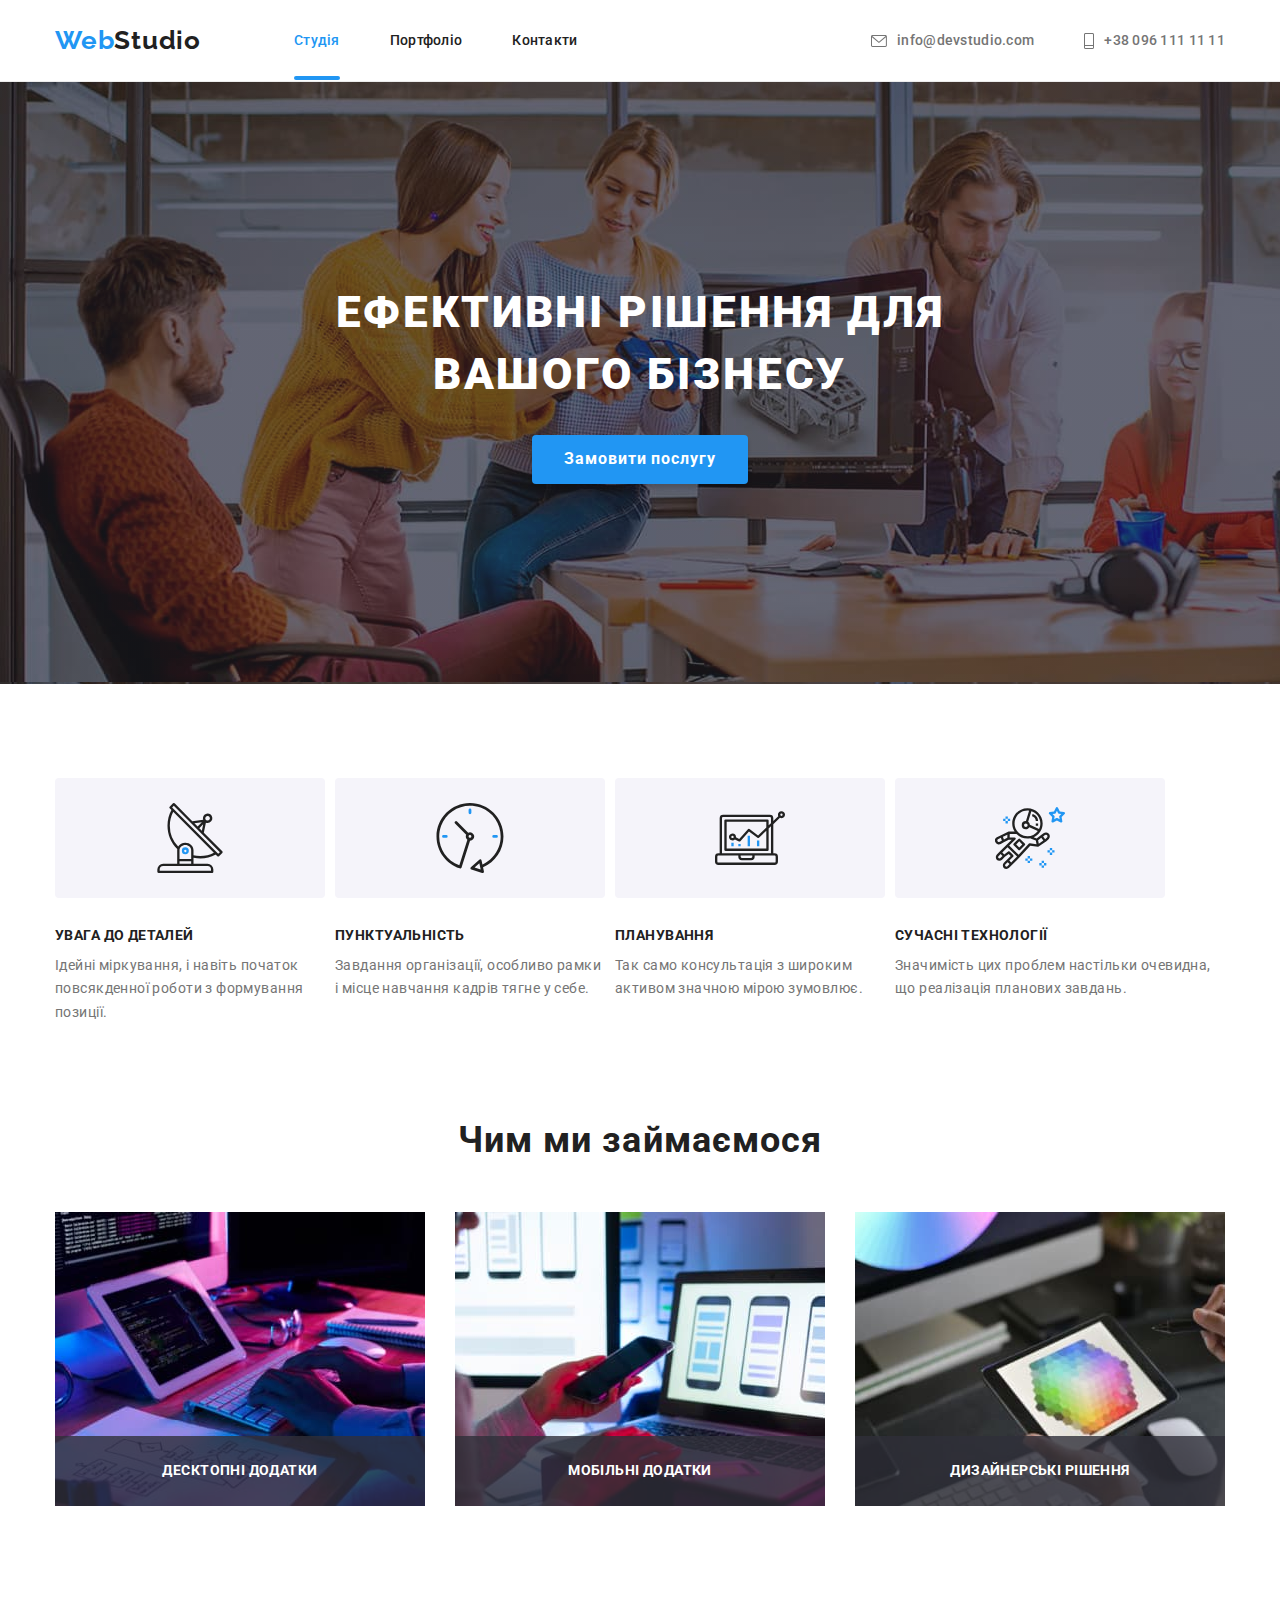
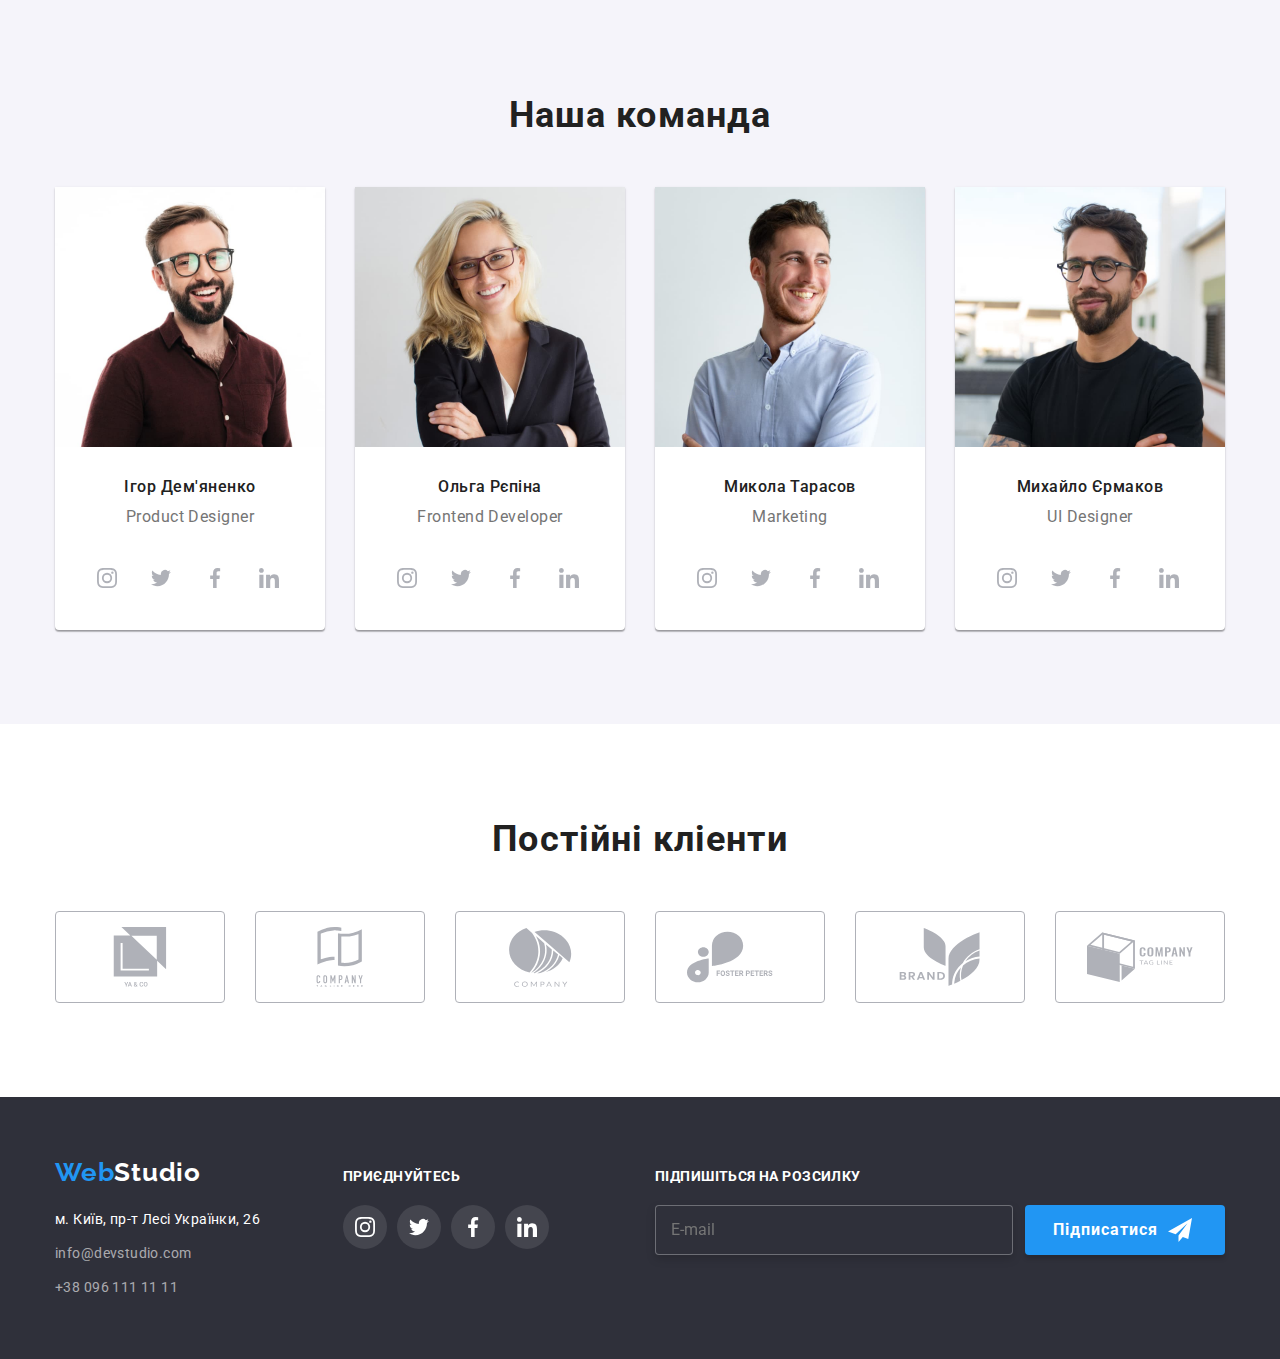
<file: index.html>
<!DOCTYPE html>
<html lang="uk">
  <head>
    <meta charset="UTF-8" />
    <meta http-equiv="X-UA-Compatible" content="IE=edge" />
    <meta name="viewport" content="width=device-width, initial-scale=1.0" />
    <title>WebStudio</title>
    <link rel="preconnect" href="https://fonts.googleapis.com" />
    <link rel="preconnect" href="https://fonts.gstatic.com" crossorigin />
    <link
      href="https://fonts.googleapis.com/css2?family=Raleway:wght@700&family=Roboto:wght@400;500;700;900&display=swap"
      rel="stylesheet"
    />
    <link
      rel="stylesheet"
      href="https://cdnjs.cloudflare.com/ajax/libs/modern-normalize/1.1.0/modern-normalize.min.css"
    />
    <link rel="stylesheet" href="./css/styles.css" />
  </head>

  <body>
    <!-- Шапка сторінки -->
    <header class="header">
      <div class="container">
        <nav class="nav">
          <a class="logo" lang="en" href="./index.html"> <span class="accent">Web</span>Studio</a>
          <ul class="nav-list">
            <li class="nav-list-item">
              <a class="nav-link current" href="">Студія</a>
            </li>
            <li class="nav-list-item">
              <a class="nav-link" href="./portfolio.html">Портфоліо</a>
            </li>
            <li class="nav-list-item">
              <a class="nav-link" href="">Контакти</a>
            </li>
          </ul>
          <ul class="header-address-list">
            <li class="header-address-item">
              <a
                class="header-address-link"
                lang="en"
                href="mailto:info@devstudio.com"
                target="_blank"
              >
                <svg width="16" height="12px" class="header-address-icon">
                  <use href="./images/sprite.svg#envelope"></use>
                </svg>
                info@devstudio.com</a
              >
            </li>
            <li class="header-address-item">
              <a class="header-address-link" href="tel:+380961111111">
                <svg width="10" height="16px" class="header-address-icon">
                  <use href="./images/sprite.svg#cell-phone"></use>
                </svg>
                +38 096 111 11 11</a
              >
            </li>
          </ul>
        </nav>
      </div>
    </header>
    <main>
      <!-- Блок герой -->
      <section class="section hero">
        <div class="container">
          <h1 class="hero-title">ЕФЕКТИВНІ РІШЕННЯ ДЛЯ ВАШОГО БІЗНЕСУ</h1>
          <button type="button" class="action-button" data-modal-open>Замовити послугу</button>
        </div>
      </section>
      <!-- Особливості -->
      <section class="section features">
        <div class="container">
          <!-- Прихований заголовок особливості -->
          <h2 class="visually-hidden">Features</h2>
          <ul class="features-list">
            <li class="features-item">
              <div class="icon-features-background">
                <svg width="70" height="70">
                  <use href="./images/sprite.svg#antenna"></use>
                </svg>
              </div>
              <h3 class="features-title">УВАГА ДО ДЕТАЛЕЙ</h3>
              <p class="features-post">
                Ідейні міркування, і навіть початок повсякденної роботи з формування позиції.
              </p>
            </li>
            <li class="features-item">
              <div class="icon-features-background">
                <svg width="70" height="70">
                  <use href="./images/sprite.svg#clock"></use>
                </svg>
              </div>
              <h3 class="features-title">ПУНКТУАЛЬНІСТЬ</h3>
              <p class="features-post">
                Завдання організації, особливо рамки і місце навчання кадрів тягне у себе.
              </p>
            </li>
            <li class="features-item">
              <div class="icon-features-background">
                <svg width="70" height="70">
                  <use href="./images/sprite.svg#diagram"></use>
                </svg>
              </div>

              <h3 class="features-title">ПЛАНУВАННЯ</h3>
              <p class="features-post">
                Так само консультація з широким активом значною мірою зумовлює.
              </p>
            </li>
            <li>
              <div class="icon-features-background">
                <svg width="70" height="70">
                  <use href="./images/sprite.svg#astronaut"></use>
                </svg>
              </div>
              <h3 class="features-title">СУЧАСНІ ТЕХНОЛОГІЇ</h3>
              <p class="features-post">
                Значимість цих проблем настільки очевидна, що реалізація планових завдань.
              </p>
            </li>
          </ul>
        </div>
      </section>
      <!-- Чим ми займаємося -->
      <section class="section what-we-do">
        <div class="container">
          <h2 class="what-we-do-title">Чим ми займаємося</h2>
          <ul class="what-we-do-list">
            <li class="what-we-do-item">
              <div class="thumb">
                <img src="./images/studio-keyboard.jpg" alt="клавіатура" width="370" />
                <p class="label">Десктопні додатки</p>
              </div>
            </li>
            <li class="what-we-do-item">
              <div class="thumb">
                <img src="./images/studio-mobile_phone.jpg" alt="мобільний телефон" width="370" />
                <p class="label">Мобільні додатки</p>
              </div>
            </li>
            <li class="what-we-do-item">
              <div class="thumb">
                <img src="./images/studio-touchpad.jpg" alt="планшет" width="370" />
                <p class="label">Дизайнерські рішення</p>
              </div>
            </li>
          </ul>
        </div>
      </section>
      <!-- Наша команда -->
      <section class="section team">
        <div class="container">
          <h2 class="team-title">Наша команда</h2>
          <ul class="team-list">
            <li class="team-worker">
              <img src="./images/studio-Ihor.jpg" alt="Ігор Дем'яненко" width="270" />
              <div class="worker-description">
                <h3 class="worker-name">Ігор Дем'яненко</h3>
                <p class="worker-post" lang="en">Product Designer</p>
                <ul class="worker-social-list">
                  <li class="worker-social-item">
                    <a href="" class="worker-social-link">
                      <svg class="worker-social-icon">
                        <use href="./images/sprite.svg#instagram"></use>
                      </svg>
                    </a>
                  </li>
                  <li class="worker-social-item">
                    <a href="" class="worker-social-link">
                      <svg class="worker-social-icon">
                        <use href="./images/sprite.svg#twitter"></use>
                      </svg>
                    </a>
                  </li>
                  <li class="worker-social-item">
                    <a href="" class="worker-social-link">
                      <svg class="worker-social-icon">
                        <use href="./images/sprite.svg#facebook"></use>
                      </svg>
                    </a>
                  </li>
                  <li class="worker-social-item">
                    <a href="" class="worker-social-link">
                      <svg class="worker-social-icon">
                        <use href="./images/sprite.svg#linkedin"></use>
                      </svg>
                    </a>
                  </li>
                </ul>
              </div>
            </li>
            <li class="team-worker">
              <img src="./images/studio-olha.jpg" alt="Ольга Рєпіна" width="270" />
              <div class="worker-description">
                <h3 class="worker-name">Ольга Рєпіна</h3>
                <p class="worker-post" lang="en">Frontend Developer</p>
                <ul class="worker-social-list">
                  <li class="worker-social-item">
                    <a href="" class="worker-social-link">
                      <svg class="worker-social-icon">
                        <use href="./images/sprite.svg#instagram"></use>
                      </svg>
                    </a>
                  </li>
                  <li class="worker-social-item">
                    <a href="" class="worker-social-link">
                      <svg class="worker-social-icon">
                        <use href="./images/sprite.svg#twitter"></use>
                      </svg>
                    </a>
                  </li>
                  <li class="worker-social-item">
                    <a href="" class="worker-social-link">
                      <svg class="worker-social-icon">
                        <use href="./images/sprite.svg#facebook"></use>
                      </svg>
                    </a>
                  </li>
                  <li class="worker-social-item">
                    <a href="" class="worker-social-link">
                      <svg class="worker-social-icon">
                        <use href="./images/sprite.svg#linkedin"></use>
                      </svg>
                    </a>
                  </li>
                </ul>
              </div>
            </li>
            <li class="team-worker">
              <img src="./images/studio-mykola.jpg" alt="Микола Тарасов" width="270" />
              <div class="worker-description">
                <h3 class="worker-name">Микола Тарасов</h3>
                <p class="worker-post" lang="en">Marketing</p>
                <ul class="worker-social-list">
                  <li class="worker-social-item">
                    <a href="" class="worker-social-link">
                      <svg class="worker-social-icon">
                        <use href="./images/sprite.svg#instagram"></use>
                      </svg>
                    </a>
                  </li>
                  <li class="worker-social-item">
                    <a href="" class="worker-social-link">
                      <svg class="worker-social-icon">
                        <use href="./images/sprite.svg#twitter"></use>
                      </svg>
                    </a>
                  </li>
                  <li class="worker-social-item">
                    <a href="" class="worker-social-link">
                      <svg class="worker-social-icon">
                        <use href="./images/sprite.svg#facebook"></use>
                      </svg>
                    </a>
                  </li>
                  <li class="worker-social-item">
                    <a href="" class="worker-social-link">
                      <svg class="worker-social-icon">
                        <use href="./images/sprite.svg#linkedin"></use>
                      </svg>
                    </a>
                  </li>
                </ul>
              </div>
            </li>
            <li class="team-worker">
              <img src="./images/studio-mykhailo.jpg" alt="Михайло Єрмаков" width="270" />
              <div class="worker-description">
                <h3 class="worker-name">Михайло Єрмаков</h3>
                <p class="worker-post" lang="en">UI Designer</p>
                <ul class="worker-social-list">
                  <li class="worker-social-item">
                    <a href="" class="worker-social-link">
                      <svg class="worker-social-icon">
                        <use href="./images/sprite.svg#instagram"></use>
                      </svg>
                    </a>
                  </li>
                  <li class="worker-social-item">
                    <a href="" class="worker-social-link">
                      <svg class="worker-social-icon">
                        <use href="./images/sprite.svg#twitter"></use>
                      </svg>
                    </a>
                  </li>
                  <li class="worker-social-item">
                    <a href="" class="worker-social-link">
                      <svg class="worker-social-icon">
                        <use href="./images/sprite.svg#facebook"></use>
                      </svg>
                    </a>
                  </li>
                  <li class="worker-social-item">
                    <a href="" class="worker-social-link">
                      <svg class="worker-social-icon">
                        <use href="./images/sprite.svg#linkedin"></use>
                      </svg>
                    </a>
                  </li>
                </ul>
              </div>
            </li>
          </ul>
        </div>
      </section>
      <!-- Постійні кліенти -->
      <section class="section">
        <div class="container">
          <h2 class="our-clients-title">Постійні кліенти</h2>
          <ul class="our-clients-list">
            <li class="our-clients-item">
              <a href="" class="our-clients-link">
                <svg class="our-clients-icon">
                  <use href="./images/sprite.svg#company-1"></use>
                </svg>
              </a>
            </li>
            <li class="our-clients-item">
              <a href="" class="our-clients-link">
                <svg class="our-clients-icon">
                  <use href="./images/sprite.svg#company-2"></use>
                </svg>
              </a>
            </li>
            <li class="our-clients-item">
              <a href="" class="our-clients-link">
                <svg class="our-clients-icon">
                  <use href="./images/sprite.svg#company-3"></use>
                </svg>
              </a>
            </li>
            <li class="our-clients-item">
              <a href="" class="our-clients-link">
                <svg class="our-clients-icon">
                  <use href="./images/sprite.svg#company-4"></use>
                </svg>
              </a>
            </li>
            <li class="our-clients-item">
              <a href="" class="our-clients-link">
                <svg class="our-clients-icon">
                  <use href="./images/sprite.svg#company-5"></use>
                </svg>
              </a>
            </li>
            <li class="our-clients-item">
              <a href="" class="our-clients-link">
                <svg class="our-clients-icon">
                  <use href="./images/sprite.svg#company-6"></use>
                </svg>
              </a>
            </li>
          </ul>
        </div>
      </section>
    </main>
    <!-- Футер -->
    <footer class="footer">
      <div class="container footer-content">
        <div class="footer-address">
          <a class="logo-white" lang="en" href="./index.html">
            <span class="accent">Web</span>Studio</a
          >
          <address>
            <ul class="footer-address-list">
              <li class="footer-address-item">
                <a
                  class="footer-map-link"
                  href="https://goo.gl/maps/p8fzcUA6neYmYtPV7"
                  target="_blank"
                  rel="noopener noreferrer nofollow"
                >
                  м. Київ, пр-т Лесі Українки, 26
                </a>
              </li>
              <li class="footer-address-item">
                <a
                  class="footer-address-link"
                  lang="en"
                  href="mailto:info@devstudio.com"
                  target="_blank"
                  >info@devstudio.com
                </a>
              </li>
              <li class="footer-address-item">
                <a class="footer-address-link" href="tel:+380961111111">+38 096 111 11 11</a>
              </li>
            </ul>
          </address>
        </div>
        <div class="footer-social-icons">
          <p class="footer-action-word">ПРИЄДНУЙТЕСЬ</p>
          <ul class="footer-social-list">
            <li class="footer-social-item">
              <a href="" class="footer-social-link">
                <svg class="footer-social-icon">
                  <use href="./images/sprite.svg#instagram"></use>
                </svg>
              </a>
            </li>
            <li class="footer-social-item">
              <a href="" class="footer-social-link">
                <svg class="footer-social-icon">
                  <use href="./images/sprite.svg#twitter"></use>
                </svg>
              </a>
            </li>
            <li class="footer-social-item">
              <a href="" class="footer-social-link">
                <svg class="footer-social-icon">
                  <use href="./images/sprite.svg#facebook"></use>
                </svg>
              </a>
            </li>
            <li class="footer-social-item">
              <a href="" class="footer-social-link">
                <svg class="footer-social-icon">
                  <use href="./images/sprite.svg#linkedin"></use>
                </svg>
              </a>
            </li>
          </ul>
        </div>
        <form class="footer-form">
          <p class="form-subscribe">Підпишіться на розсилку</p>
          <div class="form-field">
            <!-- <label for="your-mail">Підпишіться на розсилку</label> -->

            <input type="email" name="mail-footer" id="mail-footer" placeholder="E-mail" />
            <button type="submit" class="submit-btn">
              Підписатися
              <svg class="paper-plane-icon">
                <use href="./images/sprite.svg#paper-plane"></use>
              </svg>

              <!-- <svg id="paper-plane" class="paper-plane-icon" viewBox="0 0 32 32">
                <path
                  d="M32 0 0 18l10.227 3.787L26 7 14.003 23.187l.009.003-.012-.003V32l5.735-6.691L27.002 28l4.999-28z"
                />
              </svg> -->
            </button>
          </div>
        </form>
      </div>
    </footer>
    <!-- Модальне вікно -->
    <div class="backdrop is-hidden" data-modal>
      <div class="modal">
        <button class="modal-close-button" data-modal-close>
          <svg class="modal-close-icon">
            <use href="./images/icons.svg#close-button"></use>
          </svg>
        </button>
        <p class="modal-title">Залиште свої дані, ми вам передзвонимо</p>

        <!-- Форма в модальному вікні -->
        <form class="modal-form">
          <!-- Поле Ім'я -->
          <div class="form-element">
            <label for="name">Ім'я</label>
            <div class="input-wrap">
              <svg class="human-icon">
                <use href="./images/icons.svg#human"></use></svg
              ><input type="text" name="name" id="name" />
            </div>
          </div>

          <!-- Поле телефон -->
          <div class="form-element">
            <label for="tel">Телефон</label>
            <div class="input-wrap">
              <svg class="phone-handset-icon">
                <use href="./images/icons.svg#phone-handset"></use></svg
              ><input type="tel" name="tel" id="tel" />
            </div>
          </div>

          <!-- Поле пошта -->
          <div class="form-element">
            <label for="mail-modal">Пошта</label>
            <div class="input-wrap">
              <svg class="envelope-black-icon">
                <use href="./images/icons.svg#envelope-black"></use></svg
              ><input type="email" name="mail-modal" id="mail-modal" />
            </div>
          </div>

          <!-- Поле для коментарів -->
          <div class="form-element">
            <label for="comment">Коментар</label>
            <textarea name="comment" id="comment" placeholder="Введіть текст"></textarea>
          </div>

          <!-- Погоджуюся з розсилкою та приймаю Умови договору -->
          <div class="accept">
            <input type="checkbox" id="accept" name="accept" required />
            <label for="accept">
              <span class="checkbox">
                <svg class="checked-icon">
                  <use href="./images/icons.svg#checked"></use>
                </svg>
              </span>
              Погоджуюся з розсилкою та приймаю <a class="accept-link" href="">Умови договору</a>
            </label>
          </div>

          <button type="submit" class="modal-submit-btn">Відправити</button>
        </form>
      </div>
    </div>
    <script src="./js/modal.js"></script>
  </body>
</html>
</file>
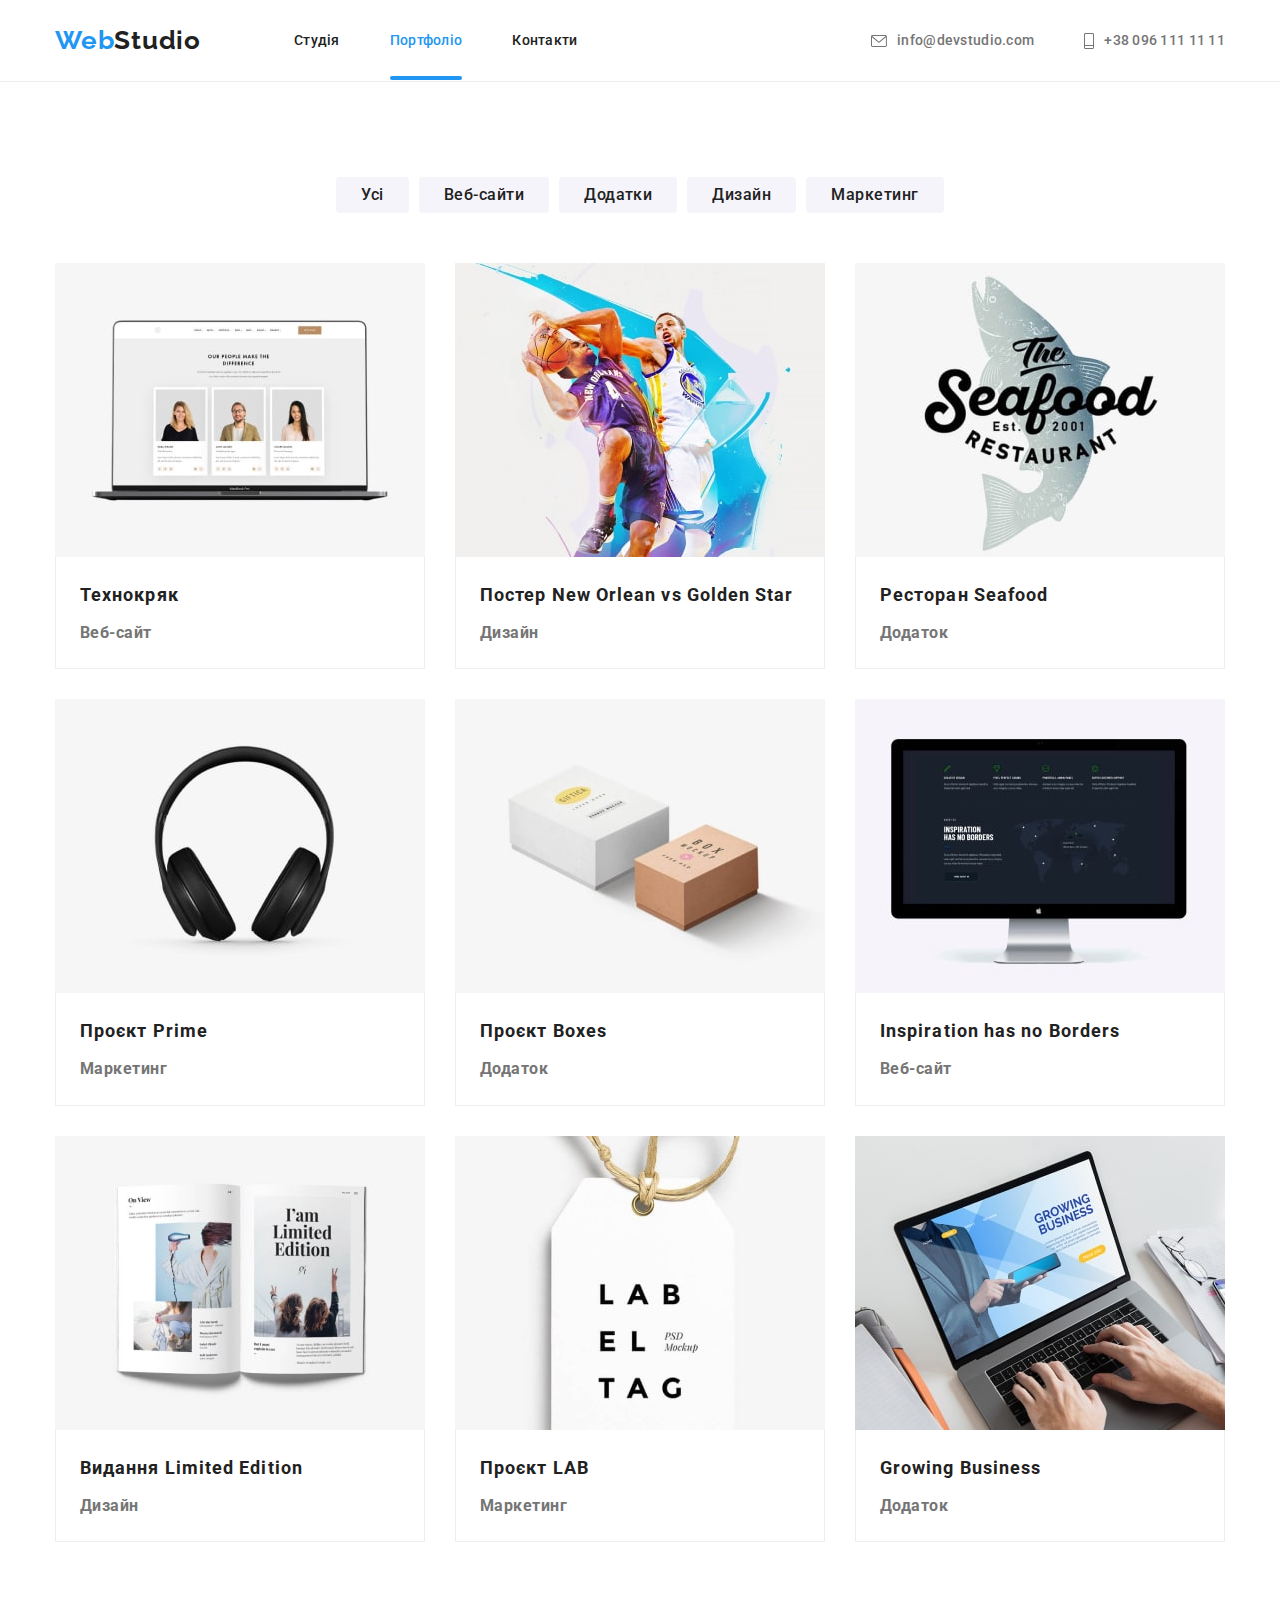
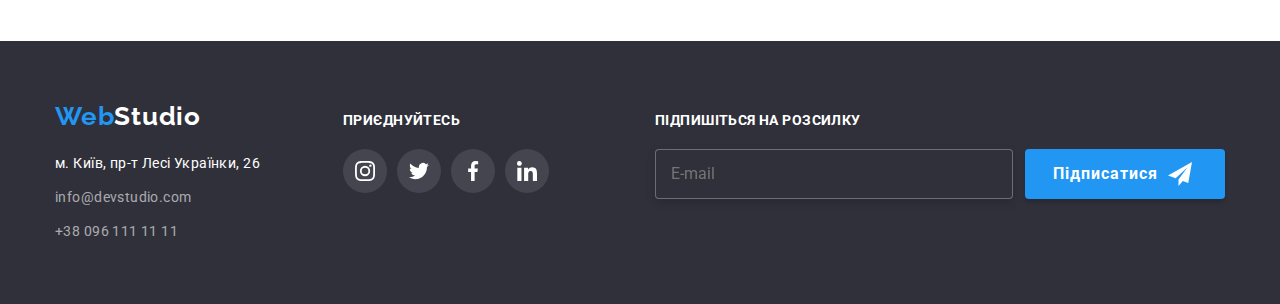
<file: portfolio.html>
<!DOCTYPE html>
<html lang="uk">
  <head>
    <meta charset="UTF-8" />
    <meta http-equiv="X-UA-Compatible" content="IE=edge" />
    <meta name="viewport" content="width=device-width, initial-scale=1.0" />
    <title>WebStudio</title>
    <link rel="preconnect" href="https://fonts.googleapis.com" />
    <link rel="preconnect" href="https://fonts.gstatic.com" crossorigin />
    <link
      href="https://fonts.googleapis.com/css2?family=Raleway:wght@700&family=Roboto:wght@400;500;700;900&display=swap"
      rel="stylesheet"
    />
    <link
      rel="stylesheet"
      href="https://cdnjs.cloudflare.com/ajax/libs/modern-normalize/1.1.0/modern-normalize.min.css"
    />
    <link rel="stylesheet" href="./css/styles.css" />
  </head>

  <body>
    <!-- Шапка сторінки -->
    <header class="header">
      <div class="container">
        <nav class="nav">
          <a class="logo" lang="en" href="./index.html"> <span class="accent">Web</span>Studio</a>
          <ul class="nav-list">
            <li class="nav-list-item"><a class="nav-link" href="./index.html">Студія</a></li>
            <li class="nav-list-item"><a class="nav-link current" href="">Портфоліо</a></li>
            <li class="nav-list-item"><a class="nav-link" href="">Контакти</a></li>
          </ul>
          <ul class="header-address-list">
            <li class="header-address-item">
              <a
                class="header-address-link"
                lang="en"
                href="mailto:info@devstudio.com"
                target="_blank"
              >
                <svg width="16" height="12px" class="header-address-icon">
                  <use href="./images/sprite.svg#envelope"></use>
                </svg>
                info@devstudio.com</a
              >
            </li>
            <li class="header-address-item">
              <a class="header-address-link" href="tel:+380961111111">
                <svg width="10" height="16px" class="header-address-icon">
                  <use href="./images/sprite.svg#cell-phone"></use>
                </svg>
                +38 096 111 11 11</a
              >
            </li>
          </ul>
        </nav>
      </div>
    </header>
    <main>
      <section class="section our-projects">
        <div class="container">
          <!-- Прихований заголовок "наші проекти" -->
          <h1 class="visually-hidden">Наші проекти</h1>
          <ul class="filter-list">
            <li><button class="filter-button" type="button">Усі</button></li>
            <li><button class="filter-button" type="button">Веб-сайти</button></li>
            <li><button class="filter-button" type="button">Додатки</button></li>
            <li><button class="filter-button" type="button">Дизайн</button></li>
            <li><button class="filter-button" type="button">Маркетинг</button></li>
          </ul>
          <ul class="our-projects-list">
            <li class="our-projects-item">
              <a class="our-projects-link" href="">
                <div class="our-projects-overlay">
                  <img
                    src="./images/portfolio-people_on_screen.jpg"
                    alt="люди на екрані ноутбука"
                    width="370"
                  />
                  <p class="our-projects-details">
                    Ресурс пропонує комплексні пропозиції з різним рівнем функціоналу та сервісів.
                    Все це дозволить відвідувачу отримати вичерпні відомості про компанію чи
                    приватну особу.
                  </p>
                </div>
                <div class="project-description">
                  <h2 class="our-projects">Технокряк</h2>
                  <p class="our-projects-post">Веб-сайт</p>
                </div>
              </a>
            </li>
            <li class="our-projects-item">
              <a class="our-projects-link" href="">
                <div class="our-projects-overlay">
                  <img
                    src="./images/portfolio-basketball_players.jpg"
                    alt="баскетболісти"
                    width="370"
                  />
                  <p class="our-projects-details">
                    Ресурс пропонує комплексні пропозиції з різним рівнем функціоналу та сервісів.
                    Все це дозволить відвідувачу отримати вичерпні відомості про компанію чи
                    приватну особу.
                  </p>
                </div>
                <div class="project-description">
                  <h2 class="our-projects">Постер New Orlean vs Golden Star</h2>
                  <p class="our-projects-post">Дизайн</p>
                </div>
              </a>
            </li>
            <li class="our-projects-item">
              <a class="our-projects-link" href="">
                <div class="our-projects-overlay">
                  <img src="./images/portfolio-seafood_logo.jpg" alt="лого Seafood" width="370" />
                  <p class="our-projects-details">
                    Ресурс пропонує комплексні пропозиції з різним рівнем функціоналу та сервісів.
                    Все це дозволить відвідувачу отримати вичерпні відомості про компанію чи
                    приватну особу.
                  </p>
                </div>
                <div class="project-description">
                  <h2 class="our-projects">Ресторан Seafood</h2>
                  <p class="our-projects-post">Додаток</p>
                </div>
              </a>
            </li>
            <li class="our-projects-item">
              <a class="our-projects-link" href="">
                <div class="our-projects-overlay">
                  <img src="./images/portfolio-headphones.jpg" alt="навушники" width="370" />
                  <p class="our-projects-details">
                    Ресурс пропонує комплексні пропозиції з різним рівнем функціоналу та сервісів.
                    Все це дозволить відвідувачу отримати вичерпні відомості про компанію чи
                    приватну особу.
                  </p>
                </div>
                <div class="project-description">
                  <h2 class="our-projects">Проєкт Prime</h2>
                  <p class="our-projects-post">Маркетинг</p>
                </div>
              </a>
            </li>
            <li class="our-projects-item">
              <a class="our-projects-link" href="">
                <div class="our-projects-overlay">
                  <img src="./images/portfolio-boxes.jpg" alt="коробки" width="370" />
                  <p class="our-projects-details">
                    Ресурс пропонує комплексні пропозиції з різним рівнем функціоналу та сервісів.
                    Все це дозволить відвідувачу отримати вичерпні відомості про компанію чи
                    приватну особу.
                  </p>
                </div>
                <div class="project-description">
                  <h2 class="our-projects">Проєкт Boxes</h2>
                  <p class="our-projects-post">Додаток</p>
                </div>
              </a>
            </li>
            <li class="our-projects-item">
              <a class="our-projects-link" href="">
                <div class="our-projects-overlay">
                  <img src="./images/portfolio-imac.jpg" alt="iMac" width="370" />
                  <p class="our-projects-details">
                    Ресурс пропонує комплексні пропозиції з різним рівнем функціоналу та сервісів.
                    Все це дозволить відвідувачу отримати вичерпні відомості про компанію чи
                    приватну особу.
                  </p>
                </div>
                <div class="project-description">
                  <h2 class="our-projects">Inspiration has no Borders</h2>
                  <p class="our-projects-post">Веб-сайт</p>
                </div>
              </a>
            </li>
            <li class="our-projects-item">
              <a class="our-projects-link" href="">
                <div class="our-projects-overlay">
                  <img src="./images/portfolio-magazine.jpg" alt="журнал" width="370" />
                  <p class="our-projects-details">
                    Ресурс пропонує комплексні пропозиції з різним рівнем функціоналу та сервісів.
                    Все це дозволить відвідувачу отримати вичерпні відомості про компанію чи
                    приватну особу.
                  </p>
                </div>
                <div class="project-description">
                  <h2 class="our-projects">Видання Limited Edition</h2>
                  <p class="our-projects-post">Дизайн</p>
                </div>
              </a>
            </li>
            <li class="our-projects-item">
              <a class="our-projects-link" href="">
                <div class="our-projects-overlay">
                  <img src="./images/portfolio-label_tag.jpg" alt="тег" width="370" />
                  <p class="our-projects-details">
                    Ресурс пропонує комплексні пропозиції з різним рівнем функціоналу та сервісів.
                    Все це дозволить відвідувачу отримати вичерпні відомості про компанію чи
                    приватну особу.
                  </p>
                </div>
                <div class="project-description">
                  <h2 class="our-projects">Проєкт LAB</h2>
                  <p class="our-projects-post">Маркетинг</p>
                </div>
              </a>
            </li>
            <li class="our-projects-item">
              <a class="our-projects-link" href="">
                <div class="our-projects-overlay">
                  <img src="./images/portfolio-laptop.jpg" alt="ноутбук" width="370" />
                  <p class="our-projects-details">
                    Ресурс пропонує комплексні пропозиції з різним рівнем функціоналу та сервісів.
                    Все це дозволить відвідувачу отримати вичерпні відомості про компанію чи
                    приватну особу.
                  </p>
                </div>
                <div class="project-description">
                  <h2 class="our-projects">Growing Business</h2>
                  <p class="our-projects-post">Додаток</p>
                </div>
              </a>
            </li>
          </ul>
        </div>
      </section>
    </main>
    <!-- Футер -->
    <footer class="footer">
      <div class="container footer-content">
        <div class="footer-address">
          <a class="logo-white" lang="en" href="./index.html">
            <span class="accent">Web</span>Studio</a
          >
          <address>
            <ul class="footer-address-list">
              <li class="footer-address-item">
                <a
                  class="footer-map-link"
                  href="https://goo.gl/maps/p8fzcUA6neYmYtPV7"
                  target="_blank"
                  rel="noopener noreferrer nofollow"
                >
                  м. Київ, пр-т Лесі Українки, 26
                </a>
              </li>
              <li class="footer-address-item">
                <a
                  class="footer-address-link"
                  lang="en"
                  href="mailto:info@devstudio.com"
                  target="_blank"
                  >info@devstudio.com
                </a>
              </li>
              <li class="footer-address-item">
                <a class="footer-address-link" href="tel:+380961111111">+38 096 111 11 11</a>
              </li>
            </ul>
          </address>
        </div>
        <div class="footer-social-icons">
          <p class="footer-action-word">ПРИЄДНУЙТЕСЬ</p>
          <ul class="footer-social-list">
            <li class="footer-social-item">
              <a href="" class="footer-social-link">
                <svg class="footer-social-icon">
                  <use href="./images/sprite.svg#instagram"></use>
                </svg>
              </a>
            </li>
            <li class="footer-social-item">
              <a href="" class="footer-social-link">
                <svg class="footer-social-icon">
                  <use href="./images/sprite.svg#twitter"></use>
                </svg>
              </a>
            </li>
            <li class="footer-social-item">
              <a href="" class="footer-social-link">
                <svg class="footer-social-icon">
                  <use href="./images/sprite.svg#facebook"></use>
                </svg>
              </a>
            </li>
            <li class="footer-social-item">
              <a href="" class="footer-social-link">
                <svg class="footer-social-icon">
                  <use href="./images/sprite.svg#linkedin"></use>
                </svg>
              </a>
            </li>
          </ul>
        </div>
        <form class="footer-form">
          <p class="form-subscribe">Підпишіться на розсилку</p>
          <div class="form-field">
            <!-- <label for="your-mail">Підпишіться на розсилку</label> -->

            <input type="email" name="mail-footer" id="mail-footer" placeholder="E-mail" />
            <button type="submit" class="submit-btn">
              Підписатися
              <svg class="paper-plane-icon">
                <use href="./images/sprite.svg#paper-plane"></use>
              </svg>

              <!-- <svg id="paper-plane" class="paper-plane-icon" viewBox="0 0 32 32">
                <path
                  d="M32 0 0 18l10.227 3.787L26 7 14.003 23.187l.009.003-.012-.003V32l5.735-6.691L27.002 28l4.999-28z"
                />
              </svg> -->
            </button>
          </div>
        </form>
      </div>
    </footer>
  </body>
</html>
</file>
<file: css/styles.css>
/* колір основного тексту #212121; */
/* колір тексту параграфа #757575; */
/* білий колір тексту #FFFFFF; */
/* акцент #2196F3; */
/* фон хедера background: #FFFFFF; */
/* колір фона "блок герой" background: #2F303A; */
/* фон футера #2F303A; */

:root {
  --primary-text-color: #212121;
  --paragraph-color: #757575;
  --title-text-color: #212121;
  --hero-footer-background: #2f303a;
  --accent-color: #2196f3;
  /* --header-background: #ffffff; */
  --primary-white-color: #ffffff;
  --primary-background: #f5f5f5;
  --secondary-background: #f5f4fa;
}

/* візуальні контури для усіх елементів */
/* * {
  outline: 2px solid #b0c4de;
} */

/* скидання відступів для елементів */
h1,
h2,
h3,
h4,
h5,
h6,
ul,
p {
  margin: 0;
}

ul {
  padding-left: 0;
}

.section {
  padding-top: 94px;
  padding-bottom: 94px;
}

/* прибираємо маркери списку */
ul {
  list-style: none;
}

a {
  text-decoration: none;
  color: inherit;
}

img {
  display: block;
  max-width: 100%;
  height: auto;
}

/* параметри  контейнеру */
.container {
  width: 1200px;
  padding-right: 15px;
  padding-left: 15px;
  margin: 0 auto;
}

body {
  color: var(--primary-text-color);
  font-family: 'Roboto', sans-serif;
  font-weight: 400;
}

/* нижня рамка в header */
.header {
  border-bottom: 1px solid #ececec;
}

.logo {
  font-family: 'Raleway', sans-serif;
  color: var(--primary-text-color);
  font-weight: 700;
  font-size: 26px;
  line-height: 1.2;
  letter-spacing: 0.03em;

  margin-top: 25px;
  margin-bottom: 25px;
}

/* колір першої частини логотипу */
.accent {
  color: var(--accent-color);
}

.nav {
  display: flex;
  align-items: center;
}

/* прибираю крайню геометрію */
.nav-list .nav-list-item + .nav-list-item {
  margin-left: 50px;
}

/* текст посилань в хедері */
.nav-list {
  color: var(--primary-text-color);
  font-size: 14px;
  font-weight: 500;
  line-height: 1.1;
  letter-spacing: 0.02em;

  display: flex;
  margin-left: 93px;
}

/* збільшую розмір клікабельного сектору для посилань в навігації*/
.nav-link {
  display: block;
  padding-top: 32px;
  padding-bottom: 32px;

  transition: color 250ms cubic-bezier(0.4, 0, 0.2, 1);
}

.nav-link:hover,
.nav-link:focus {
  color: var(--accent-color);
}

/* маркер поточної сторінки */
.nav-link.current {
  position: relative;

  color: var(--accent-color);
}

/* підкреслення для поточної сторінки */
.nav-link.current::after {
  position: absolute;
  content: '';
  display: block;

  width: 100%;
  height: 4px;
  bottom: 0;
  left: 0;
  border-radius: 2px;

  background: var(--accent-color);
}

/* пошта та номер телефону в хедері */
.header-address-list {
  display: flex;
  margin-left: auto;

  font-size: 14px;
  font-weight: 500;
  line-height: 1.1;
  letter-spacing: 0.02em;
}

/* колір тексту пошта та телефон в хедері*/
.header-address-item {
  display: flex;

  color: var(--paragraph-color);
  font-size: 14px;
  font-weight: 500;
  line-height: 1.1;
  letter-spacing: 0.02em;
}

/* міняю колір тексту пошта і номер телефону в хедері та збільшую розмір клікабельного сектору */
.header-address-link {
  display: flex;
  align-items: center;
  gap: 10px;
  padding-top: 32px;
  padding-bottom: 32px;

  color: var(--paragraph-color);

  transition: color 250ms cubic-bezier(0.4, 0, 0.2, 1);
}

.header-address-link:hover,
.header-address-link:focus {
  color: var(--accent-color);
}

/* прибираю крайню геометрію для пошти в хедері*/
.header-address-list .header-address-item + .header-address-item {
  margin-left: 50px;
}

/* колір іконок конверт та моб. телефон у хедері */
.header-address-icon {
  fill: #757575;

  transition: fill 250ms cubic-bezier(0.4, 0, 0.2, 1);
}

/* ховер і фокус для іконок конверт та моб. телефон у хедері */
/* когда ховерим по ссылке, иконка меняет цвет */
.header-address-link:hover .header-address-icon,
.header-address-link:focus .header-address-icon {
  fill: var(--accent-color);
}

.hero {
  padding-top: 200px;
  padding-bottom: 200px;
  margin-left: auto;
  margin-right: auto;
  max-width: 1600px;
  min-height: 600px;

  background-color: #c4c4c4;
  background-image: linear-gradient(rgba(47, 48, 58, 0.4), rgba(47, 48, 58, 0.4)),
    url('../images/hero-image.jpg');
}

/* текст в герої */
.hero-title {
  margin-bottom: 30px;
  margin-left: auto;
  margin-right: auto;
  max-width: 700px;

  color: var(--primary-white-color);
  font-size: 44px;
  font-weight: 900;
  line-height: 1.4;
  letter-spacing: 0.06em;
  text-transform: uppercase;
  text-align: center;
}

/* кнопка "замовити послугу" */
.action-button {
  display: block;
  padding: 10px 32px;
  margin: 0 auto;
  box-shadow: 0px 4px 4px rgba(0, 0, 0, 0.15);
  border-radius: 4px;
  border: none;
  min-width: 216px;
  cursor: pointer;

  background: var(--accent-color);
  color: var(--primary-white-color);
  font-size: 16px;
  font-weight: 700;
  line-height: 1.8;
  letter-spacing: 0.06em;

  transition: background 250ms cubic-bezier(0.4, 0, 0.2, 1);
}

.action-button:hover,
.action-button:focus {
  background: #188ce8;
}

/* flex для секції "особливості" */
.features-list {
  display: flex;
  gap: 10px;
}

.features-item {
  width: 370px;
}

/* заголовки в секції "особливості" */
.features-title {
  margin-bottom: 10px;
  margin-top: 30px;

  color: var(--title-text-color);
  font-size: 14px;
  font-weight: 700;
  line-height: 1.1;
  letter-spacing: 0.03em;
  text-align: left;
  text-transform: uppercase;
}

.icon-features-background {
  display: flex;
  justify-content: center;
  width: 270px;
  height: 120px;

  align-items: center;
  background: #f5f4fa;
  border-radius: 4px;
}

/* текст в параграфі "особливості" */
.features-post {
  color: var(--paragraph-color);
  font-weight: 400;
  font-size: 14px;
  line-height: 1.7;
  letter-spacing: 0.03em;
  text-align: left;
}

.what-we-do {
  padding-top: 0;
}

/* flex для "what we do" */
.what-we-do-list {
  display: flex;
  justify-content: center;
  gap: 30px;
}

/* заголовки "what we do" */
.what-we-do-title {
  margin-bottom: 50px;

  color: var(--title-text-color);
  font-size: 36px;
  font-weight: 700;
  line-height: 1.2;
  letter-spacing: 0.03em;
  text-align: center;
}

.thumb {
  position: relative;
}

.thumb > .label {
  position: absolute;
  bottom: 0;
  display: block;
  padding: 27px;
  width: 100%;
  height: 70px;

  color: var(--primary-white-color);
  text-transform: uppercase;
  font-weight: 700;
  font-size: 14px;
  line-height: 1.14;
  letter-spacing: 0.03em;
  text-align: center;
  background: rgba(47, 48, 58, 0.8);
}

.team {
  background-color: var(--secondary-background);
}

/* flex для "our team" */
.team-list {
  display: flex;
  justify-content: center;
  gap: 30px;
}

.team-worker {
  width: 270px;

  box-shadow: 0px 1px 3px rgba(0, 0, 0, 0.12), 0px 1px 1px rgba(0, 0, 0, 0.14),
    0px 2px 1px rgba(0, 0, 0, 0.2);
  border-radius: 0px 0px 4px 4px;
  background-color: var(--primary-white-color);
}

.worker-social-list {
  display: flex;
  gap: 10px;
}

/* заголовки "our team" */
.team-title {
  margin-bottom: 50px;

  color: var(--title-text-color);
  font-size: 36px;
  font-weight: 700;
  line-height: 1.2;
  letter-spacing: 0.03em;
  text-align: center;
}

/* ім'я та прізвища співробітників */
.worker-name {
  margin-bottom: 10px;

  color: var(--title-text-color);
  font-size: 16px;
  font-weight: 500;
  line-height: 1.2;
  letter-spacing: 0.03em;
  text-align: center;
}

/* текст опису посади співробітника */
.worker-post {
  margin-bottom: 30px;

  color: var(--paragraph-color);
  font-size: 16px;
  line-height: 1.2;
  letter-spacing: 0.03em;
  text-align: center;
}

/* div для опису працівника */
.worker-description {
  padding: 30px;
}

.worker-social-item {
  display: flex;
  justify-content: center;

  width: 44px;
  height: 44px;

  border-radius: 50%;
}

.worker-social-link {
  display: flex;
  justify-content: center;
  align-items: center;
  width: 100%;
  height: 100%;
  border-radius: 50%;

  color: #afb1b8;

  transition: background-color 250ms cubic-bezier(0.4, 0, 0.2, 1);
}

.worker-social-icon {
  width: 20px;
  height: 20px;

  fill: currentColor;

  transition: fill 250ms cubic-bezier(0.4, 0, 0.2, 1);
}

.worker-social-link:hover,
.worker-social-link:focus {
  background-color: var(--accent-color);
}

/* когда ховерим по ссылке иконок соц. сетей, иконка меняет цвет */
.worker-social-link:hover .worker-social-icon,
.worker-social-link:focus .worker-social-icon {
  fill: var(--primary-white-color);
}

.our-clients-title {
  margin-bottom: 50px;

  color: var(--title-text-color);
  font-size: 36px;
  font-weight: 700;
  line-height: 1.2;
  letter-spacing: 0.03em;
  text-align: center;
}

.our-clients-list {
  display: flex;
  gap: 30px;
}

.our-clients-item {
  width: 170px;
  height: 92px;

  display: flex;
}

.our-clients-link {
  display: flex;
  justify-content: center;
  align-items: center;
  width: 100%;
  height: 100%;
  border: 1px solid #afb1b8;
  border-radius: 4px;

  color: #afb1b8;
  background-color: var(--primary-white-color);

  transition: border 250ms cubic-bezier(0.4, 0, 0.2, 1);
}

.our-clients-link:hover .our-clients-icon,
.our-clients-link:focus .our-clients-icon {
  fill: var(--accent-color);
}

.our-clients-link:hover,
.our-clients-link:focus {
  border: 1px solid #2196f3;
}

.our-clients-icon {
  width: 106px;
  height: 60px;

  fill: currentColor;

  transition: fill 250ms cubic-bezier(0.4, 0, 0.2, 1);
}

/* приховуємо заголовок "our projects" */
.visually-hidden {
  position: absolute;
  width: 1px;
  height: 1px;
  margin: -1px;
  border: 0;
  padding: 0;
  white-space: nowrap;
  clip-path: inset(100%);
  clip: rect(0 0 0 0);
  overflow: hidden;
}

/* робимо flex для кнопок фільтра */
.filter-list {
  display: flex;
  justify-content: center;
  gap: 10px;
  margin-bottom: 50px;
}

/* кнопки фильтра */
.filter-button {
  padding: 5px 25px;
  border-radius: 4px;
  border: none;

  color: var(--primary-text-color);
  background-color: var(--secondary-background);
  font-family: Roboto;
  font-size: 16px;
  font-weight: 500;
  line-height: 1.6;
  letter-spacing: 0.03em;
  text-align: center;

  transition: color 250ms cubic-bezier(0.4, 0, 0.2, 1),
    background-color 250ms cubic-bezier(0.4, 0, 0.2, 1),
    box-shadow 250ms cubic-bezier(0.4, 0, 0.2, 1);
}

.filter-button:hover,
.filter-button:focus {
  border-radius: 4px;

  color: var(--primary-white-color);
  background-color: var(--accent-color);
  box-shadow: 0px 3px 1px rgba(0, 0, 0, 0.1), 0px 1px 2px rgba(0, 0, 0, 0.08),
    0px 2px 2px rgba(0, 0, 0, 0.12);
}

/* flex для секцій "наші проекти" */
.our-projects-list {
  display: flex;
  flex-wrap: wrap;
  gap: 30px;
}

/* даю посиланню властивість block, бо без неї не буде працювати hover */
.our-projects-link {
  display: block;

  transition: box-shadow 250ms cubic-bezier(0.4, 0, 0.2, 1);
}

/* ефект тіні при наведенні мишею (ховер) на картки "наші проекти" */
.our-projects-link:hover,
.our-projects-link:focus {
  box-shadow: 0px 1px 1px rgba(0, 0, 0, 0.12), 0px 4px 4px rgba(0, 0, 0, 0.06),
    1px 4px 6px rgba(0, 0, 0, 0.16);
}

.our-projects-item {
  width: 370px;
}

.our-projects-overlay {
  position: relative;
  overflow: hidden;
}

.our-projects-details {
  position: absolute;

  bottom: 0;
  left: 0;
  width: 100%;
  height: 100%;
  padding: 63px 24px;

  /* альтернативний варіант на FLEX-сах */
  /* display: flex;
	align-items: center;
	padding-left: 24px;
	padding-right: 24px; */

  font-size: 18px;
  font-weight: 400;
  line-height: 1.55;
  letter-spacing: 0.03em;
  text-align: left;
  color: var(--primary-white-color);
  background: rgba(33, 150, 243, 0.9);

  transform: translateY(101%);
  transition: transform 250ms cubic-bezier(0.4, 0, 0.2, 1);
}

/* при ховері з'являється оверлей */
.our-projects-link:hover .our-projects-details,
.our-projects-link:focus .our-projects-details {
  transform: translateY(0);
}

/* div для опису проекта */
.project-description {
  padding: 20px 24px;
  border-left: 1px solid #eeeeee;
  border-right: 1px solid #eeeeee;
  border-bottom: 1px solid #eeeeee;

  background-color: var(--primary-white-color);
}

/* заголовки в секції "наші проекти" */
.our-projects {
  margin-bottom: 5px;

  color: var(--title-text-color);
  font-size: 18px;
  font-weight: 700;
  line-height: 2;
  letter-spacing: 0.06em;
}

/* текст в параграфах "наші проекти"*/
.our-projects-post {
  color: var(--paragraph-color);
  font-size: 16px;
  line-height: 1.9;
  letter-spacing: 0.03em;
  text-align: left;
}

.footer {
  padding-top: 60px;
  padding-bottom: 60px;

  background-color: var(--hero-footer-background);
}

/* "studio" білим кольором в футері */
.logo-white {
  display: block;
  margin-bottom: 20px;

  font-family: 'Raleway', sans-serif;
  color: var(--primary-text-color);
  color: var(--primary-white-color);
  font-weight: 700;
  font-size: 26px;
  line-height: 1.2;
  letter-spacing: 0.03em;
}

/* колір адреси (посилання на мапу) в футері*/
.footer-map-link {
  color: var(--primary-white-color);
  font-size: 14px;
  font-weight: 400;
  line-height: 1.7;
  letter-spacing: 0.03em;
  font-style: normal;

  transition: color 250ms cubic-bezier(0.4, 0, 0.2, 1);
}

/* колір тексту пошта та телефон в футері*/
.footer-address-link {
  color: rgba(255, 255, 255, 0.6);
  font-size: 14px;
  font-weight: 400;
  line-height: 1.7;
  letter-spacing: 0.03em;
  font-style: normal;

  transition: color 250ms cubic-bezier(0.4, 0, 0.2, 1);
}

.footer-address-item {
  margin-bottom: 10px;
}

/* прибираю крайню геометрію для номеру телефона в футері*/
.footer-address-item:last-child {
  margin-bottom: 0;
}

.footer-map-link:hover,
.footer-map-link:focus {
  color: var(--accent-color);
}

.footer-address-link:hover,
.footer-address-link:focus {
  color: var(--accent-color);
}

/* секція в футері з логотипом та адресою  */
.footer-address {
  margin-right: 70px;
}

/* слоган "ПРИЄДНУЙТЕСЬ" в футері*/
.footer-action-word {
  margin-bottom: 20px;

  color: var(--primary-white-color);
  font-weight: 700;
  font-size: 14px;
  line-height: 1.14;
  letter-spacing: 0.03em;
  text-transform: uppercase;
}

/* секція в футері з іконками на соц. мережі */
.container.footer-content {
  display: flex;
  justify-content: space-between;
  align-items: baseline;
}

.footer-social-list {
  display: flex;
  gap: 10px;
}

.footer-social-item {
  display: flex;

  width: 44px;
  height: 44px;
  background: rgba(255, 255, 255, 0.1);
  border-radius: 50%;
}

.footer-social-link {
  display: flex;
  justify-content: center;
  align-items: center;
  width: 100%;
  height: 100%;
  border-radius: 50%;

  color: var(--primary-white-color);

  transition: background-color 250ms cubic-bezier(0.4, 0, 0.2, 1);
}

.footer-social-link:hover,
.footer-social-link:focus {
  background-color: var(--accent-color);
}

.footer-social-icon {
  width: 20px;
  height: 20px;
  fill: currentColor;
}

/* форма в футері */
.footer-form {
  margin-left: 93px;
}

.form-field {
  display: flex;
}

.form-field label {
  margin-bottom: 20px;

  color: var(--primary-white-color);
  text-transform: uppercase;
}

.form-subscribe {
  margin-bottom: 20px;

  font-size: 14px;
  font-weight: 700;
  line-height: 1.14;
  letter-spacing: 0.03em;
  color: var(--primary-white-color);

  text-transform: uppercase;
}

.form-field input {
  margin-right: 12px;
  border: none;
  width: 358px;
  height: 50px;
  padding: 15px;

  background: var(--hero-footer-background);
  color: var(--primary-white-color);
  border: 1px solid rgba(255, 255, 255, 0.3);
  filter: drop-shadow(0px 4px 4px rgba(0, 0, 0, 0.15));
  border-radius: 4px;
  outline: none;

  transition: border 250ms cubic-bezier(0.4, 0, 0.2, 1);
}

.form-field input:focus {
  border-color: var(--accent-color);
}

/* кнопка "підписатися" в футері */
.submit-btn {
  display: flex;
  align-items: center;
  width: 200px;
  height: 50px;
  padding: 10px 28px;
  border: none;
  border-radius: 4px;

  color: var(--primary-white-color);
  background: var(--accent-color);
  box-shadow: 0px 4px 4px rgba(0, 0, 0, 0.15);
  cursor: pointer;
  font-size: 16px;
  font-weight: 700;
  line-height: 1.87;
  letter-spacing: 0.06em;

  transition: background-color 250ms cubic-bezier(0.4, 0, 0.2, 1);
}

.submit-btn:hover,
.submit-btn:focus {
  background: #188ce8;
}

.paper-plane-icon {
  margin-left: 10px;
  width: 24px;
  height: 24px;

  fill: currentColor;
}

/* .submit-btn::after {
  content: '';
  width: 24px;
  height: 24px;
  margin-left: 10px;
  background-color: var(--accent-color);
  background-image: url('../paper-plane.svg');
  background-size: contain;
} */

/* МОДАЛЬНЕ ВІКНО */

/* задній фон при відкритті модального вікна */
.backdrop {
  position: fixed;
  top: 0;
  left: 0;
  width: 100%;
  height: 100vh;

  background: rgba(0, 0, 0, 0.2);
}

.is-hidden {
  visibility: hidden;
  opacity: 0;
  pointer-events: none;
}

/* модальне вікно */
.modal {
  position: absolute;
  top: 50%;
  left: 50%;
  transform: translate(-50%, -50%);
  width: 528px;
  height: 581px;
  padding: 40px;

  background: var(--primary-white-color);
  box-shadow: 0px 1px 3px rgba(0, 0, 0, 0.12), 0px 1px 1px rgba(0, 0, 0, 0.14),
    0px 2px 1px rgba(0, 0, 0, 0.2);
  border-radius: 4px;
}

/* кнопка закриття модального вікна */
.modal-close-button {
  position: absolute;
  top: 8px;
  right: 8px;
  width: 30px;
  height: 30px;
  background: var(--primary-white-color);

  border: 1px solid rgba(0, 0, 0, 0.1);
  border-radius: 50%;
  cursor: pointer;
  outline: none;
}

/* іконка закриття модального вікна */
.modal-close-icon {
  width: 11px;
  height: 11px;

  fill: currentColor;
  background: var(--primary-white-color);

  transition: fill 250ms cubic-bezier(0.4, 0, 0.2, 1);
}

/* при ховері на кнопку закриття модалки - хрестик в середині змінює колір */
.modal-close-button:hover .modal-close-icon {
  fill: var(--accent-color);
}

/* при фокусі на кнопку закриття модалки - хрестик в середині змінює колір */
.modal-close-button:focus .modal-close-icon {
  fill: var(--accent-color);
}

.modal-title {
  margin-bottom: 12px;

  font-size: 20px;
  font-weight: 700;
  line-height: 1.15;
  letter-spacing: 0.03em;
  text-align: center;
  color: var(--primary-text-color);
}

.form-element {
  display: flex;
  flex-direction: column;
  margin-bottom: 10px;
}

.form-element label {
  margin-bottom: 5px;

  color: var(--paragraph-color);
  font-style: normal;
  font-weight: 400;
  font-size: 12px;
  line-height: 1.16;
  letter-spacing: 0.01em;
}

.form-element input {
  padding-left: 42px;
  width: 100%;
  height: 40px;

  /* прибираю бордер від браузера */
  border: none;

  border: 1px solid rgba(33, 33, 33, 0.2);
  border-radius: 4px;
  outline: none;
  cursor: pointer;

  transition: border 250ms cubic-bezier(0.4, 0, 0.2, 1);
}

.input-wrap {
  position: relative;
}

.form-element svg {
  position: absolute;
  top: 50%;
  left: 12px;
  /* translate: 0 -50%; */
  transform: translateY(-50%);

  transition: fill 250ms cubic-bezier(0.4, 0, 0.2, 1);
}

/* при фокусі на поле input іконка змінює колір */
.form-element:focus-within svg {
  fill: var(--accent-color);
}

/* при фокусі на поле, рамка змінює колір */
.form-element:focus-within input {
  border-color: var(--accent-color);
}

.human-icon {
  width: 12px;
  height: 12px;
}

.phone-handset-icon {
  width: 13px;
  height: 13px;
}

.envelope-black-icon {
  width: 15px;
  height: 12px;
}

.checked-icon {
  width: 13px;
  height: 13px;
}

.form-element textarea {
  padding: 12px 16px;
  resize: none;
  width: 448px;
  height: 120px;

  /* прибираю бордер від браузера */
  border: none;

  border: 1px solid rgba(33, 33, 33, 0.2);
  border-radius: 4px;
  font-style: normal;
  font-weight: 400;
  font-size: 12px;
  line-height: 1.16;
  letter-spacing: 0.01em;
  color: var(--primary-text-color);
  outline: none;
  cursor: pointer;

  transition: border 250ms cubic-bezier(0.4, 0, 0.2, 1);
}

.form-element textarea:focus {
  border-color: var(--accent-color);
}

/* Погодження з розсилкою */
.accept {
  display: flex;
  justify-content: center;
  align-items: center;
  margin-bottom: 30px;
}

.checkbox {
  display: flex;
  align-items: center;
  width: 16px;
  height: 15px;
  margin-right: 8px;

  border: 2px solid #212121;
  border-radius: 2px;
  fill: var(--primary-white-color);

  transition: background 250ms cubic-bezier(0.4, 0, 0.2, 1);
}

/* текст "погоджуюся з розсилкою..." */
.accept label {
  display: flex;
  align-items: center;

  font-style: normal;
  font-weight: 400;
  font-size: 14px;
  line-height: 1.71;
  color: var(--paragraph-color);
  letter-spacing: 0.03em;
}

/* ховаємо чекбокс від браузера */
.accept input {
  position: absolute;
  width: 1px;
  height: 1px;
  margin: -1px;
  border: 0;
  padding: 0;

  white-space: nowrap;
  clip-path: inset(100%);
  clip: rect(0 0 0 0);
  overflow: hidden;
}

/* галочка змінює колір при натисканні на квадратик або на напис "Погоджуюся з розсилкою
та приймаю Умови договору"
----------------------------------------------------------------------------------------
Читається так: До .checkbox застосовується синій фон та синій бордер, якщо input, що є
вкладеним в .accept та водночас стоїть перед label, є в стані checked*/

.accept input:checked + label .checkbox {
  background: var(--accent-color);
  border-color: var(--accent-color);
}

.accept-link {
  text-decoration: underline;
  color: var(--accent-color);
}

/* Кнопка відправити */
.modal-submit-btn {
  display: flex;
  align-items: center;
  justify-content: center;
  margin-top: 30px;
  margin-left: auto;
  margin-right: auto;
  width: 200px;
  height: 50px;

  box-shadow: 0px 4px 4px rgba(0, 0, 0, 0.15);
  border: none;
  border-radius: 4px;
  cursor: pointer;
  color: var(--primary-white-color);
  background: var(--accent-color);
  font-style: normal;
  font-weight: 700;
  font-size: 16px;
  line-height: 1.87;
  letter-spacing: 0.06em;

  transition: background 250ms cubic-bezier(0.4, 0, 0.2, 1);
}

.modal-submit-btn:hover,
.modal-submit-btn:focus {
  background: #188ce8;
}
</file>
